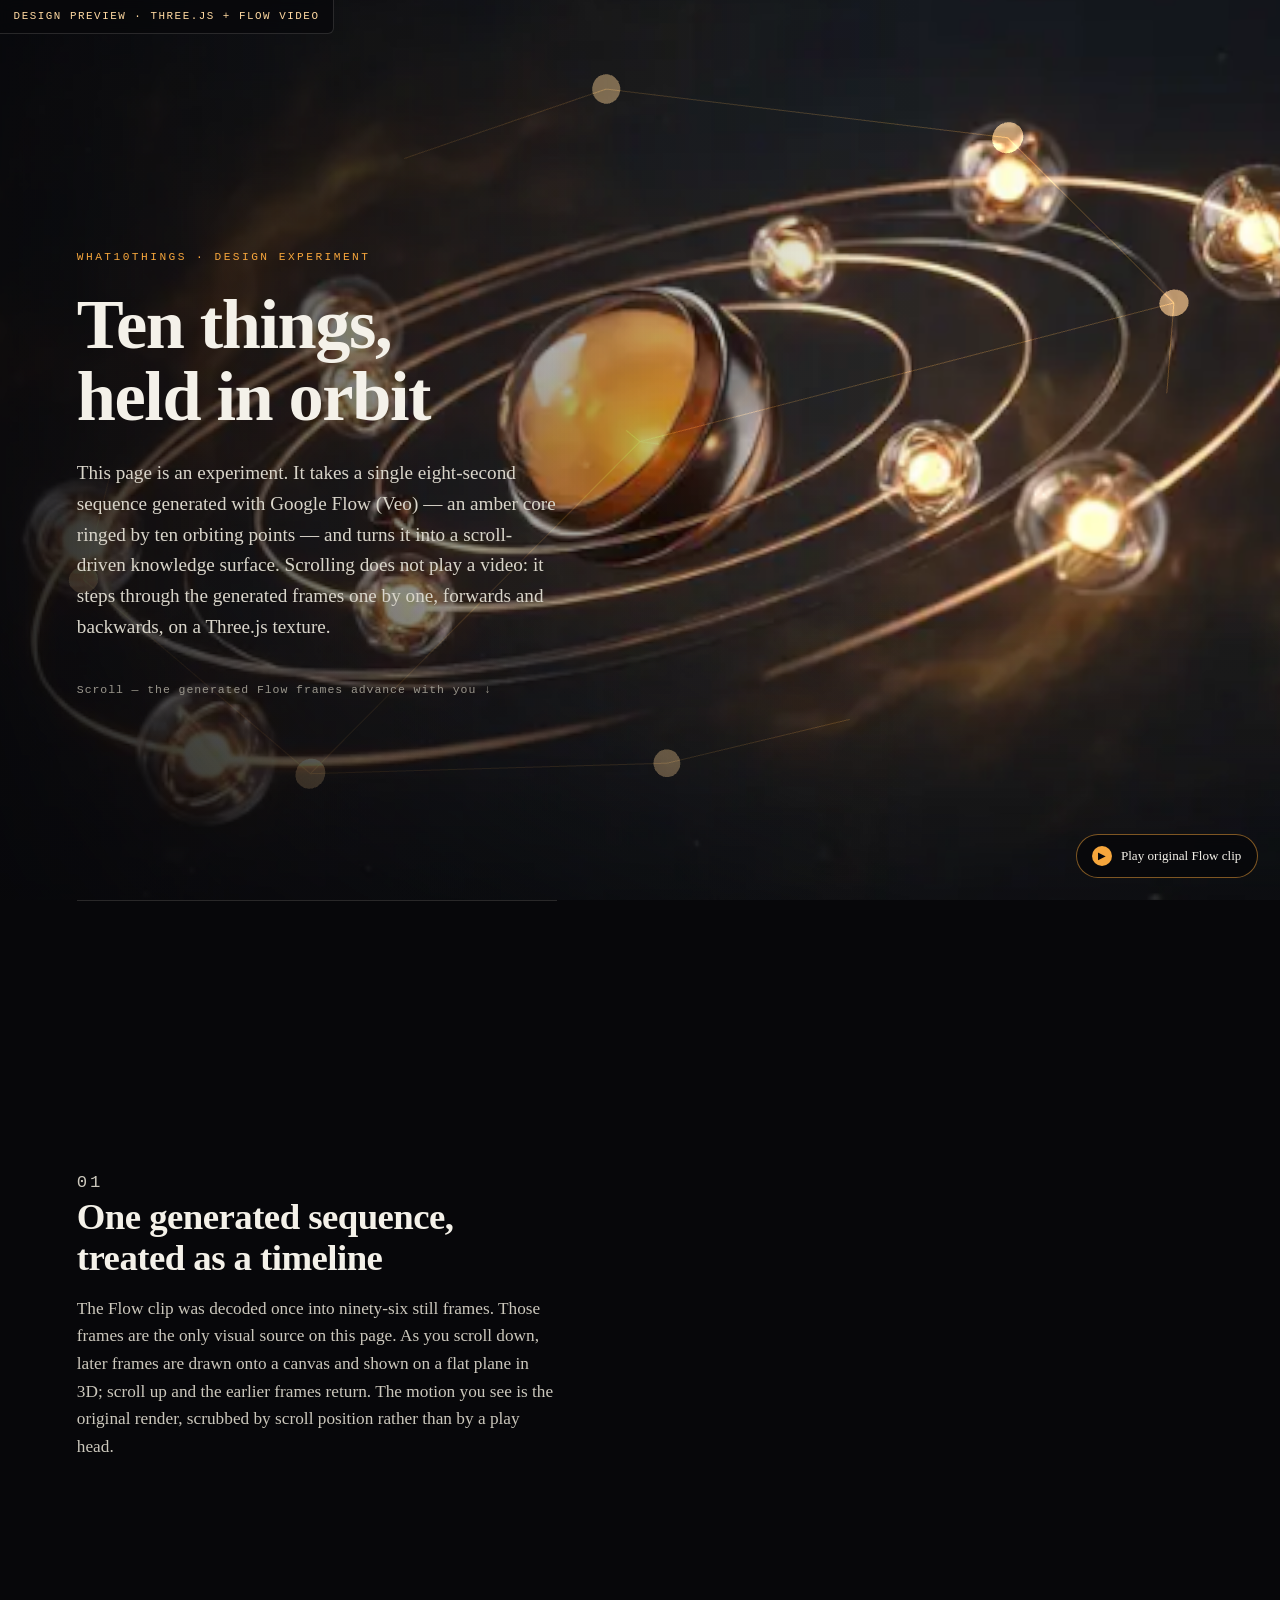
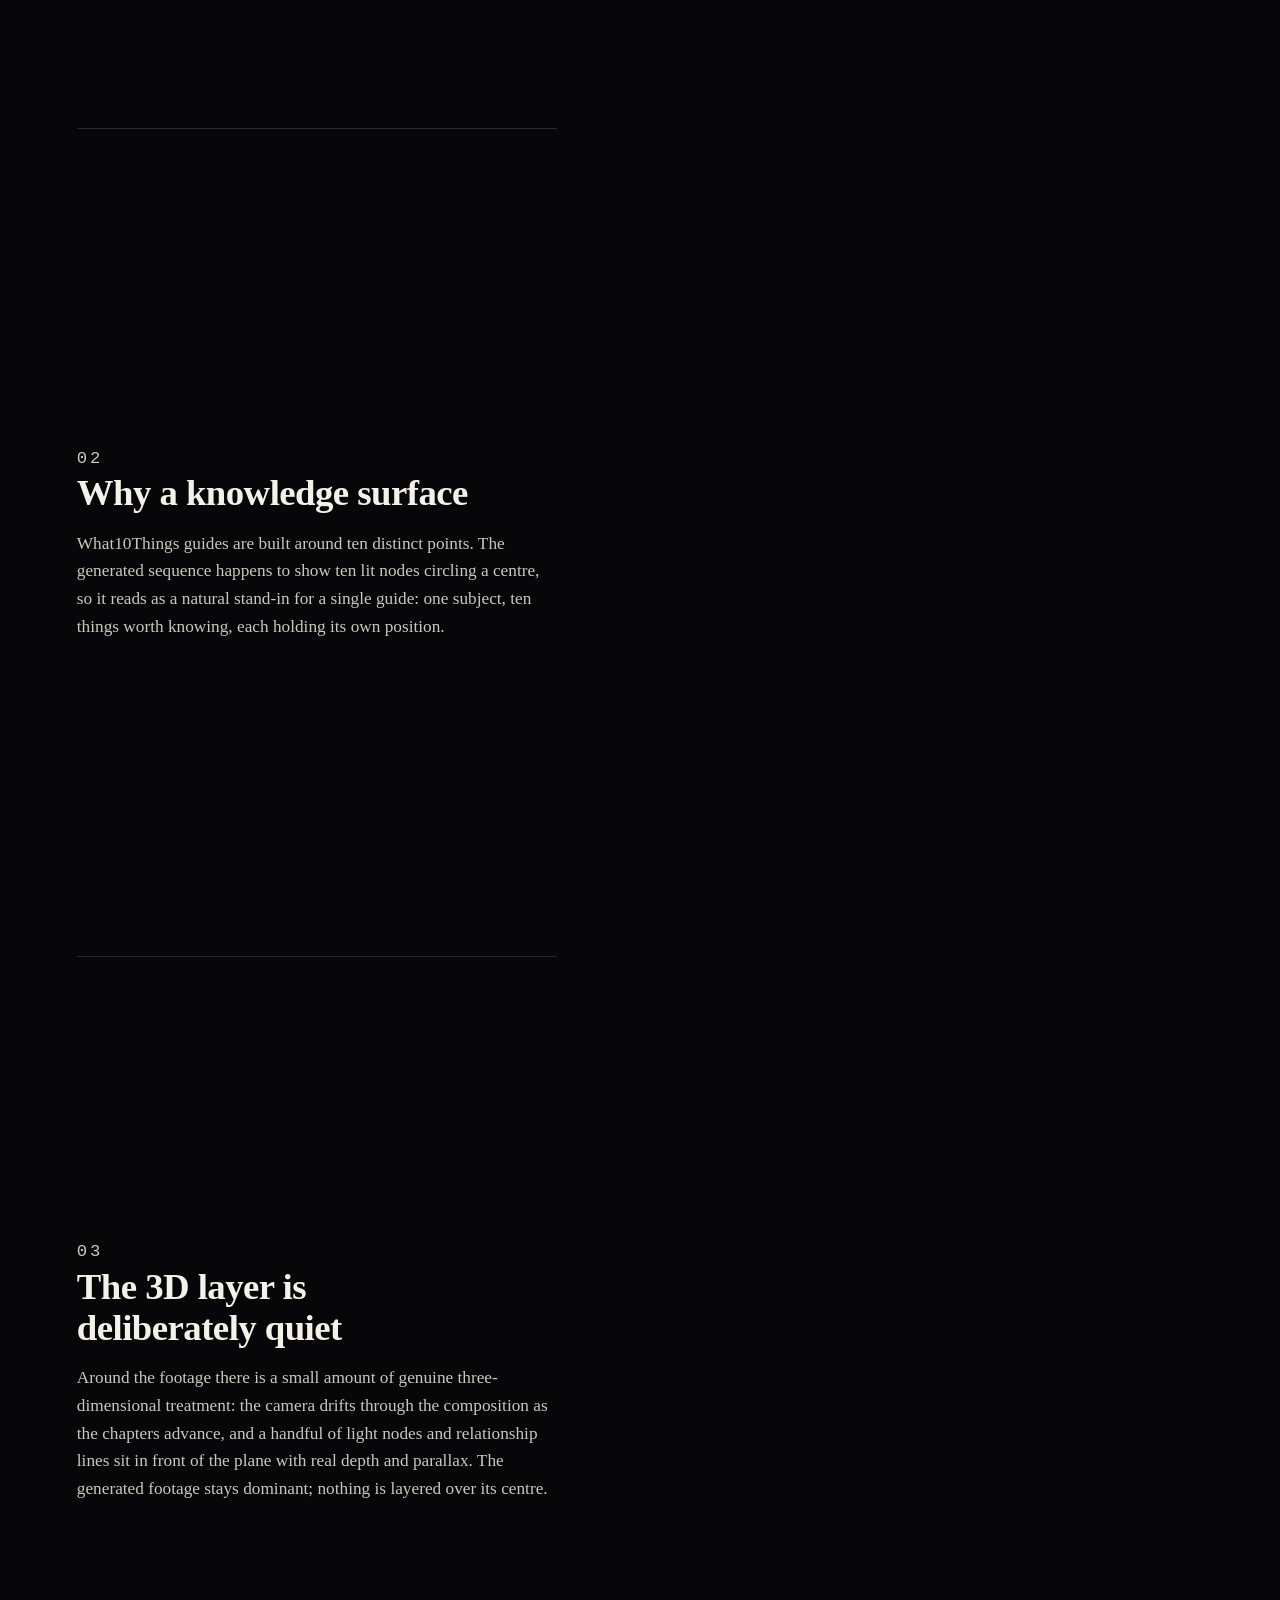
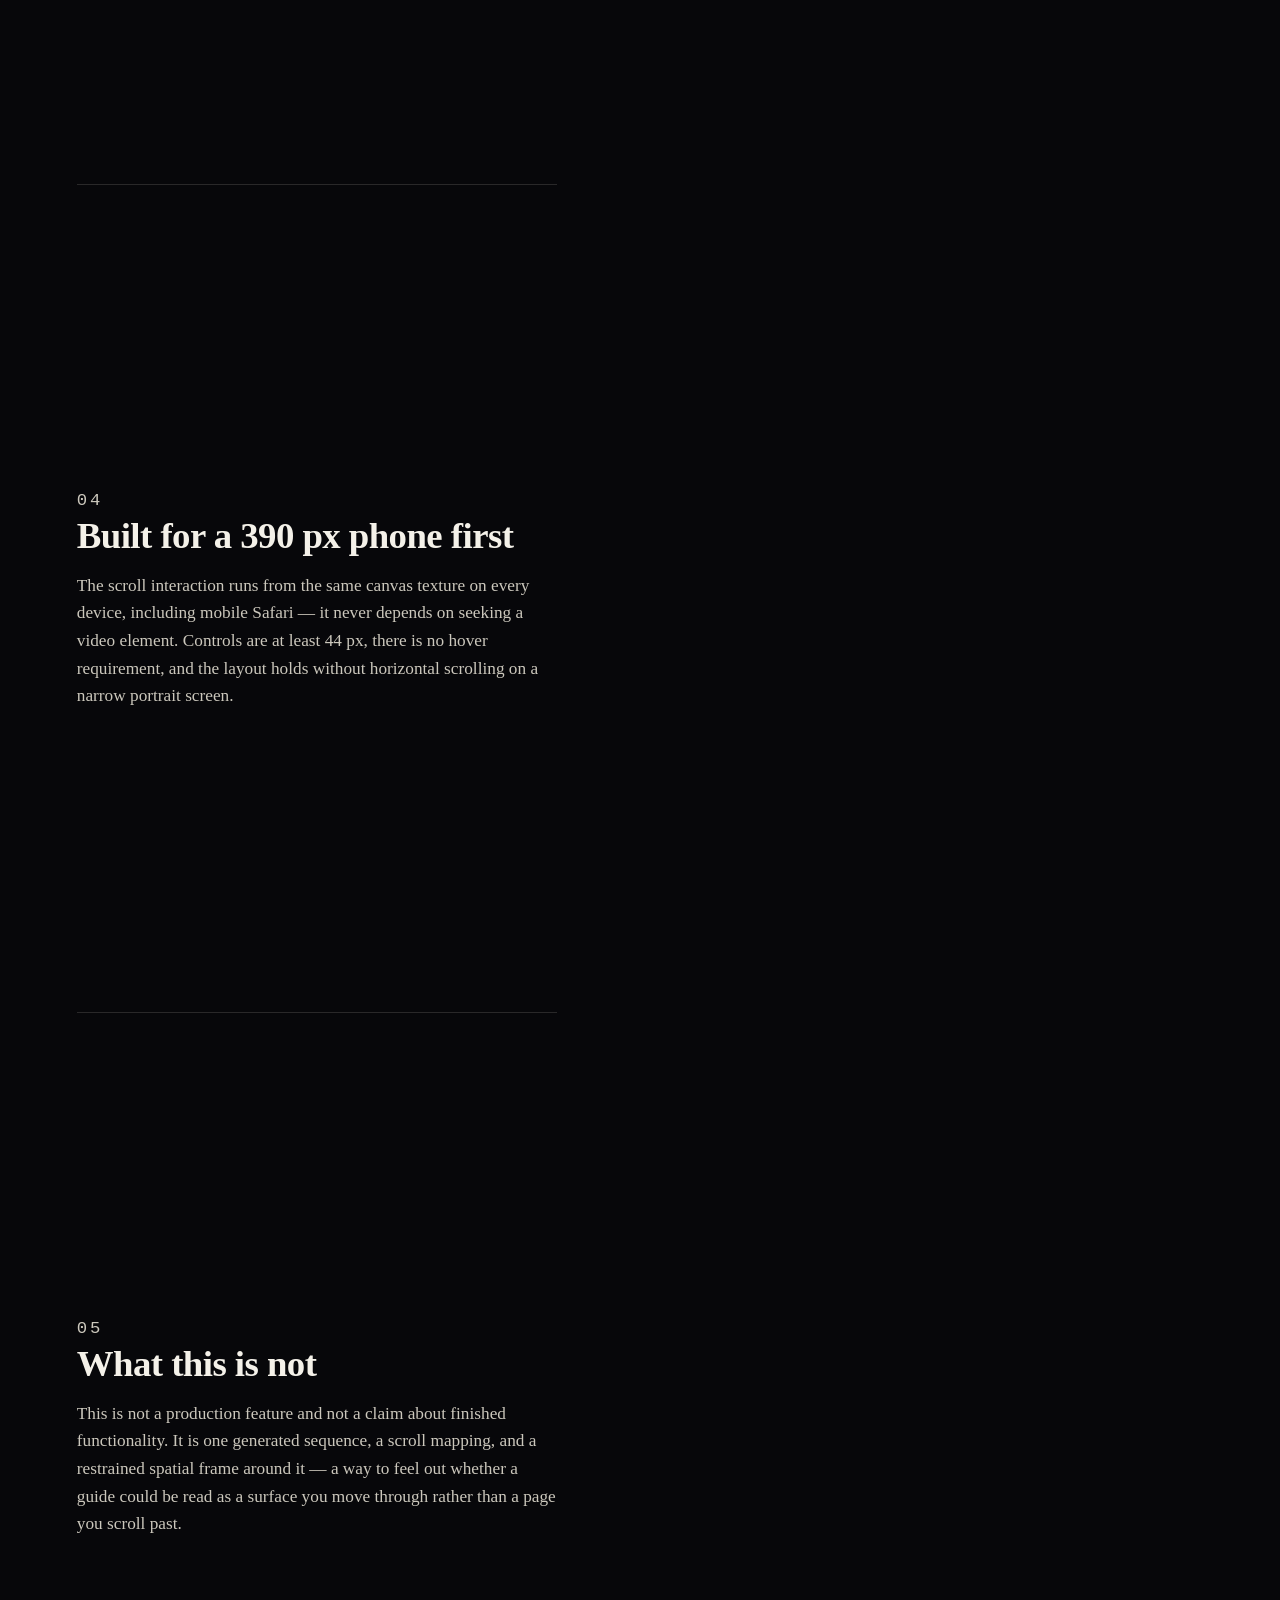
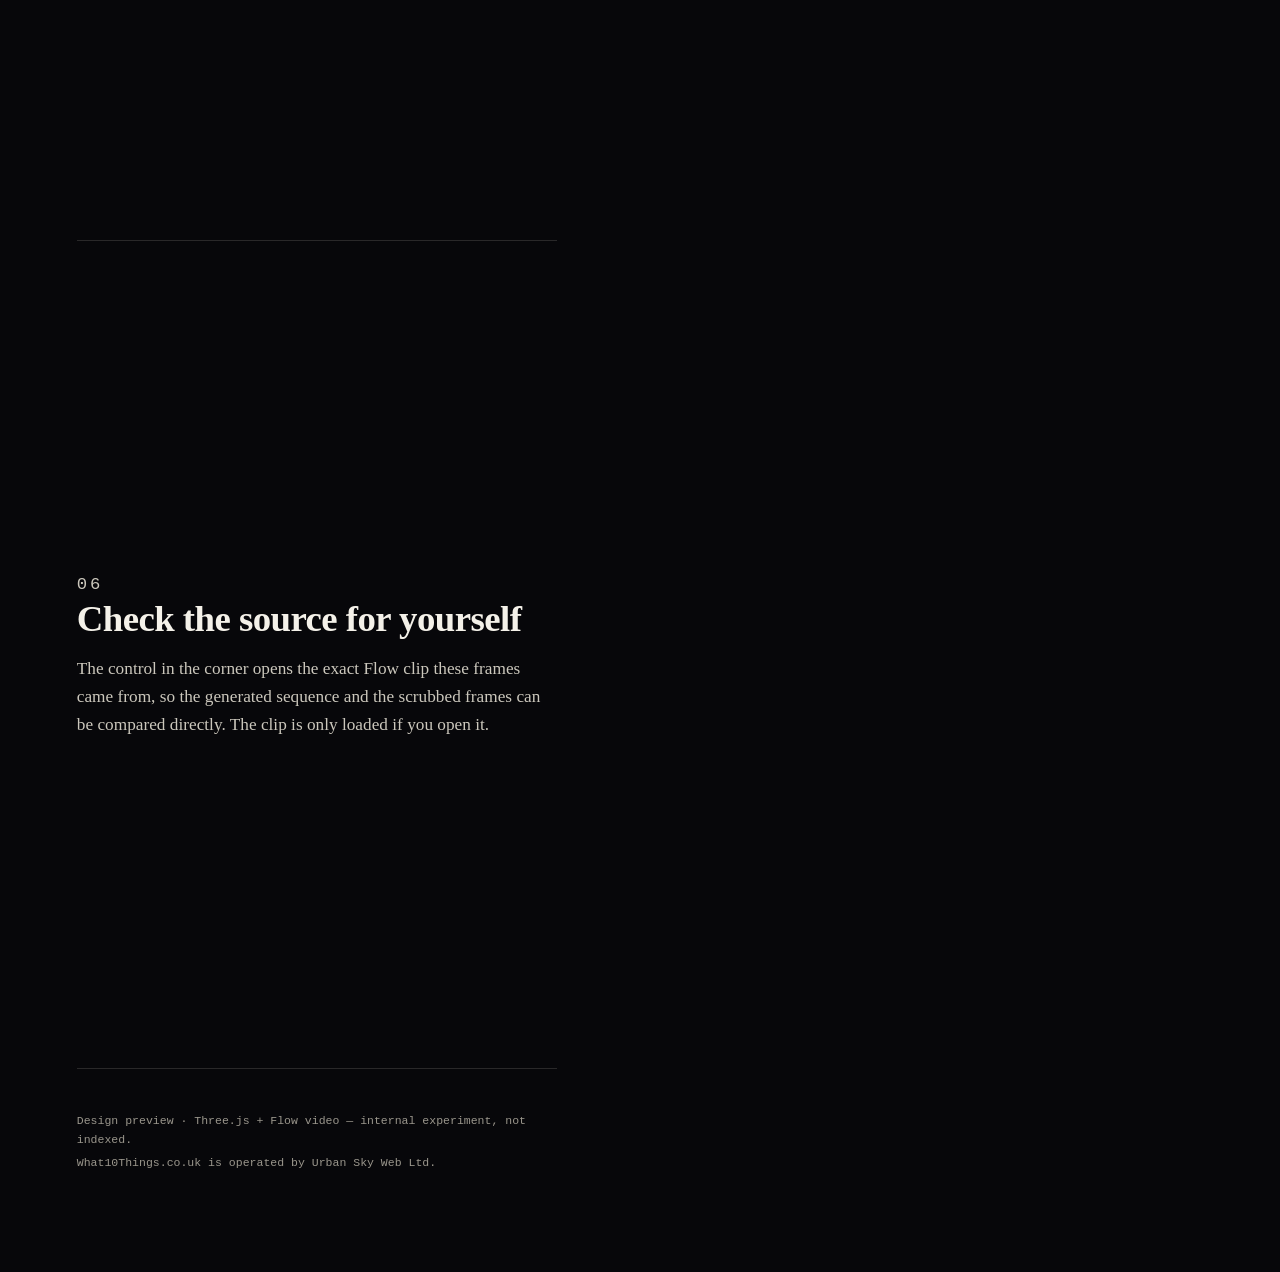
<file: preview/threejs/index.html>
<!doctype html>
<html lang="en-GB">
<head>
  <meta charset="utf-8">
  <meta name="viewport" content="width=device-width,initial-scale=1,viewport-fit=cover">
  <meta name="robots" content="noindex,nofollow,noarchive">
  <meta name="googlebot" content="noindex,nofollow,noarchive">
  <meta name="referrer" content="strict-origin-when-cross-origin">
  <meta name="theme-color" content="#07070a">
  <meta name="color-scheme" content="dark">
  <title>What10Things — Three.js + Flow video design preview</title>
  <meta name="description" content="Internal design experiment: one Google Flow generated sequence used as a scroll-driven knowledge surface with a light Three.js spatial layer. Not a live production feature.">
  <link rel="stylesheet" href="./style.css">
  <link rel="preload" as="image" href="./media/frames/frame-001.webp">
</head>
<body>
<!-- W10_THREEJS_FLOW_VIDEO_PREVIEW -->
<a class="skip-link" href="#reading">Skip to the written brief</a>

<p class="preview-flag" role="note">Design preview · Three.js + Flow video</p>

<div id="three-stage" aria-hidden="true">
  <canvas id="three-canvas"></canvas>
  <div id="stage-static" class="stage-static" hidden>
    <img id="stage-static-img" src="./media/frames/frame-001.webp" alt="" decoding="async">
  </div>
  <div class="stage-vignette"></div>
  <noscript>
    <img class="stage-static-img" src="./media/frames/frame-001.webp" alt="First frame of the generated Flow constellation sequence">
  </noscript>
</div>

<main id="reading">
  <header class="lede-block">
    <p class="kicker">What10Things · Design experiment</p>
    <h1>Ten things,<br>held in orbit</h1>
    <p class="lede">
      This page is an experiment. It takes a single eight-second sequence generated with
      Google Flow (Veo) — an amber core ringed by ten orbiting points — and turns it into a
      scroll-driven knowledge surface. Scrolling does not play a video: it steps through the
      generated frames one by one, forwards and backwards, on a Three.js texture.
    </p>
    <p class="scroll-hint" aria-hidden="true">Scroll — the generated Flow frames advance with you ↓</p>
  </header>

  <section class="chapter" data-chapter="1">
    <p class="chapter-index">01</p>
    <h2>One generated sequence, treated as a timeline</h2>
    <p>
      The Flow clip was decoded once into ninety-six still frames. Those frames are the only
      visual source on this page. As you scroll down, later frames are drawn onto a canvas and
      shown on a flat plane in 3D; scroll up and the earlier frames return. The motion you see
      is the original render, scrubbed by scroll position rather than by a play head.
    </p>
  </section>

  <section class="chapter" data-chapter="2">
    <p class="chapter-index">02</p>
    <h2>Why a knowledge surface</h2>
    <p>
      What10Things guides are built around ten distinct points. The generated sequence happens
      to show ten lit nodes circling a centre, so it reads as a natural stand-in for a single
      guide: one subject, ten things worth knowing, each holding its own position.
    </p>
  </section>

  <section class="chapter" data-chapter="3">
    <p class="chapter-index">03</p>
    <h2>The 3D layer is deliberately quiet</h2>
    <p>
      Around the footage there is a small amount of genuine three-dimensional treatment:
      the camera drifts through the composition as the chapters advance, and a handful of
      light nodes and relationship lines sit in front of the plane with real depth and
      parallax. The generated footage stays dominant; nothing is layered over its centre.
    </p>
  </section>

  <section class="chapter" data-chapter="4">
    <p class="chapter-index">04</p>
    <h2>Built for a 390&nbsp;px phone first</h2>
    <p>
      The scroll interaction runs from the same canvas texture on every device, including
      mobile Safari — it never depends on seeking a video element. Controls are at least
      44&nbsp;px, there is no hover requirement, and the layout holds without horizontal
      scrolling on a narrow portrait screen.
    </p>
  </section>

  <section class="chapter" data-chapter="5">
    <p class="chapter-index">05</p>
    <h2>What this is not</h2>
    <p>
      This is not a production feature and not a claim about finished functionality. It is one
      generated sequence, a scroll mapping, and a restrained spatial frame around it — a way to
      feel out whether a guide could be read as a surface you move through rather than a page
      you scroll past.
    </p>
  </section>

  <section class="chapter" data-chapter="6">
    <p class="chapter-index">06</p>
    <h2>Check the source for yourself</h2>
    <p>
      The control in the corner opens the exact Flow clip these frames came from, so the
      generated sequence and the scrubbed frames can be compared directly. The clip is only
      loaded if you open it.
    </p>
  </section>

  <footer class="reading-foot">
    <p>Design preview · Three.js + Flow video — internal experiment, not indexed.</p>
    <p>What10Things.co.uk is operated by Urban Sky Web Ltd.</p>
  </footer>
</main>

<button type="button" id="play-original" class="play-original">
  <span class="play-original__icon" aria-hidden="true">▶</span>
  <span class="play-original__label">Play original Flow clip</span>
</button>

<div id="flow-modal" class="flow-modal" hidden>
  <div class="flow-modal__backdrop" data-close="1"></div>
  <div class="flow-modal__panel" role="dialog" aria-modal="true" aria-label="Original Google Flow clip">
    <button type="button" class="flow-modal__close" data-close="1">Close</button>
    <video id="flow-video" class="flow-modal__video" controls playsinline preload="none" poster="./media/source-poster.jpg"></video>
    <p class="flow-modal__note">
      Exact Google Flow / Veo clip — <code>media/source-flow-video.mp4</code>. This file is the
      frame source for the scroll surface and is used nowhere else on the page.
    </p>
  </div>
</div>

<script src="./app.js" defer></script>
</body>
</html>
</file>
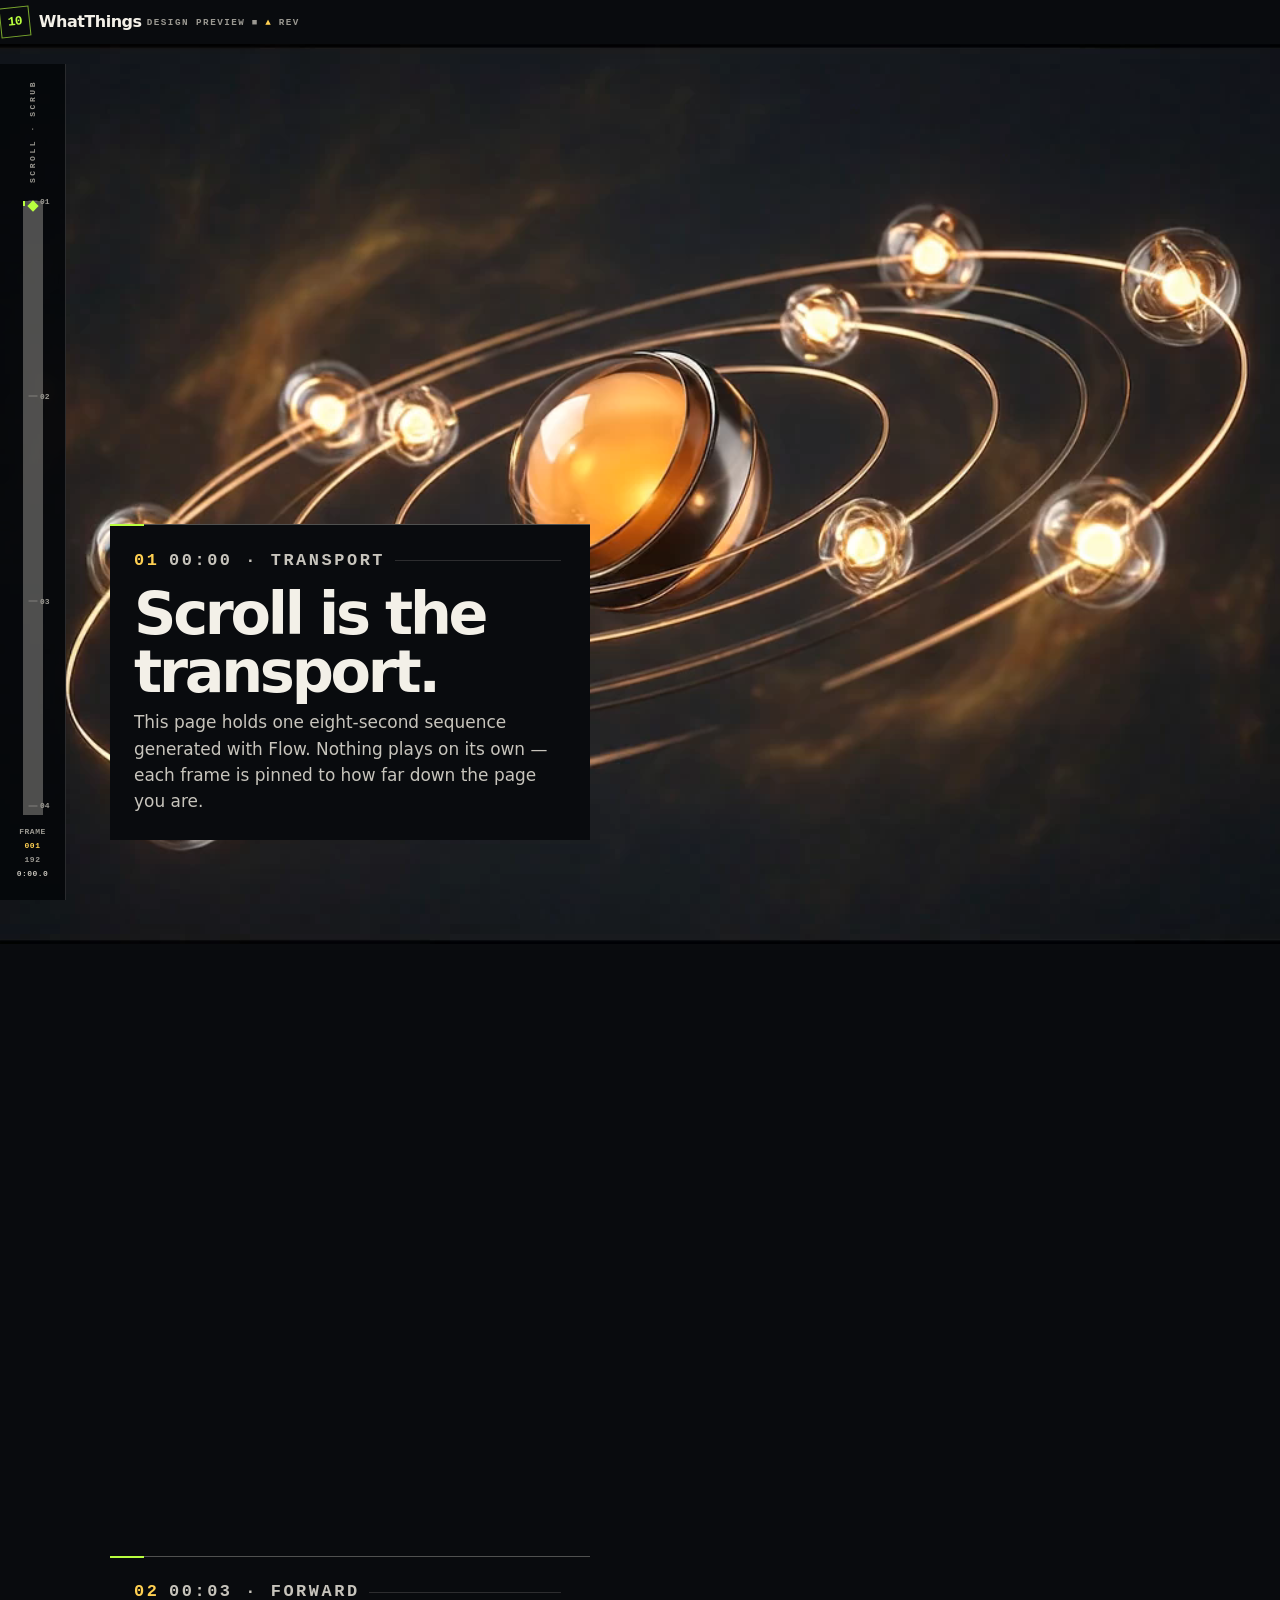
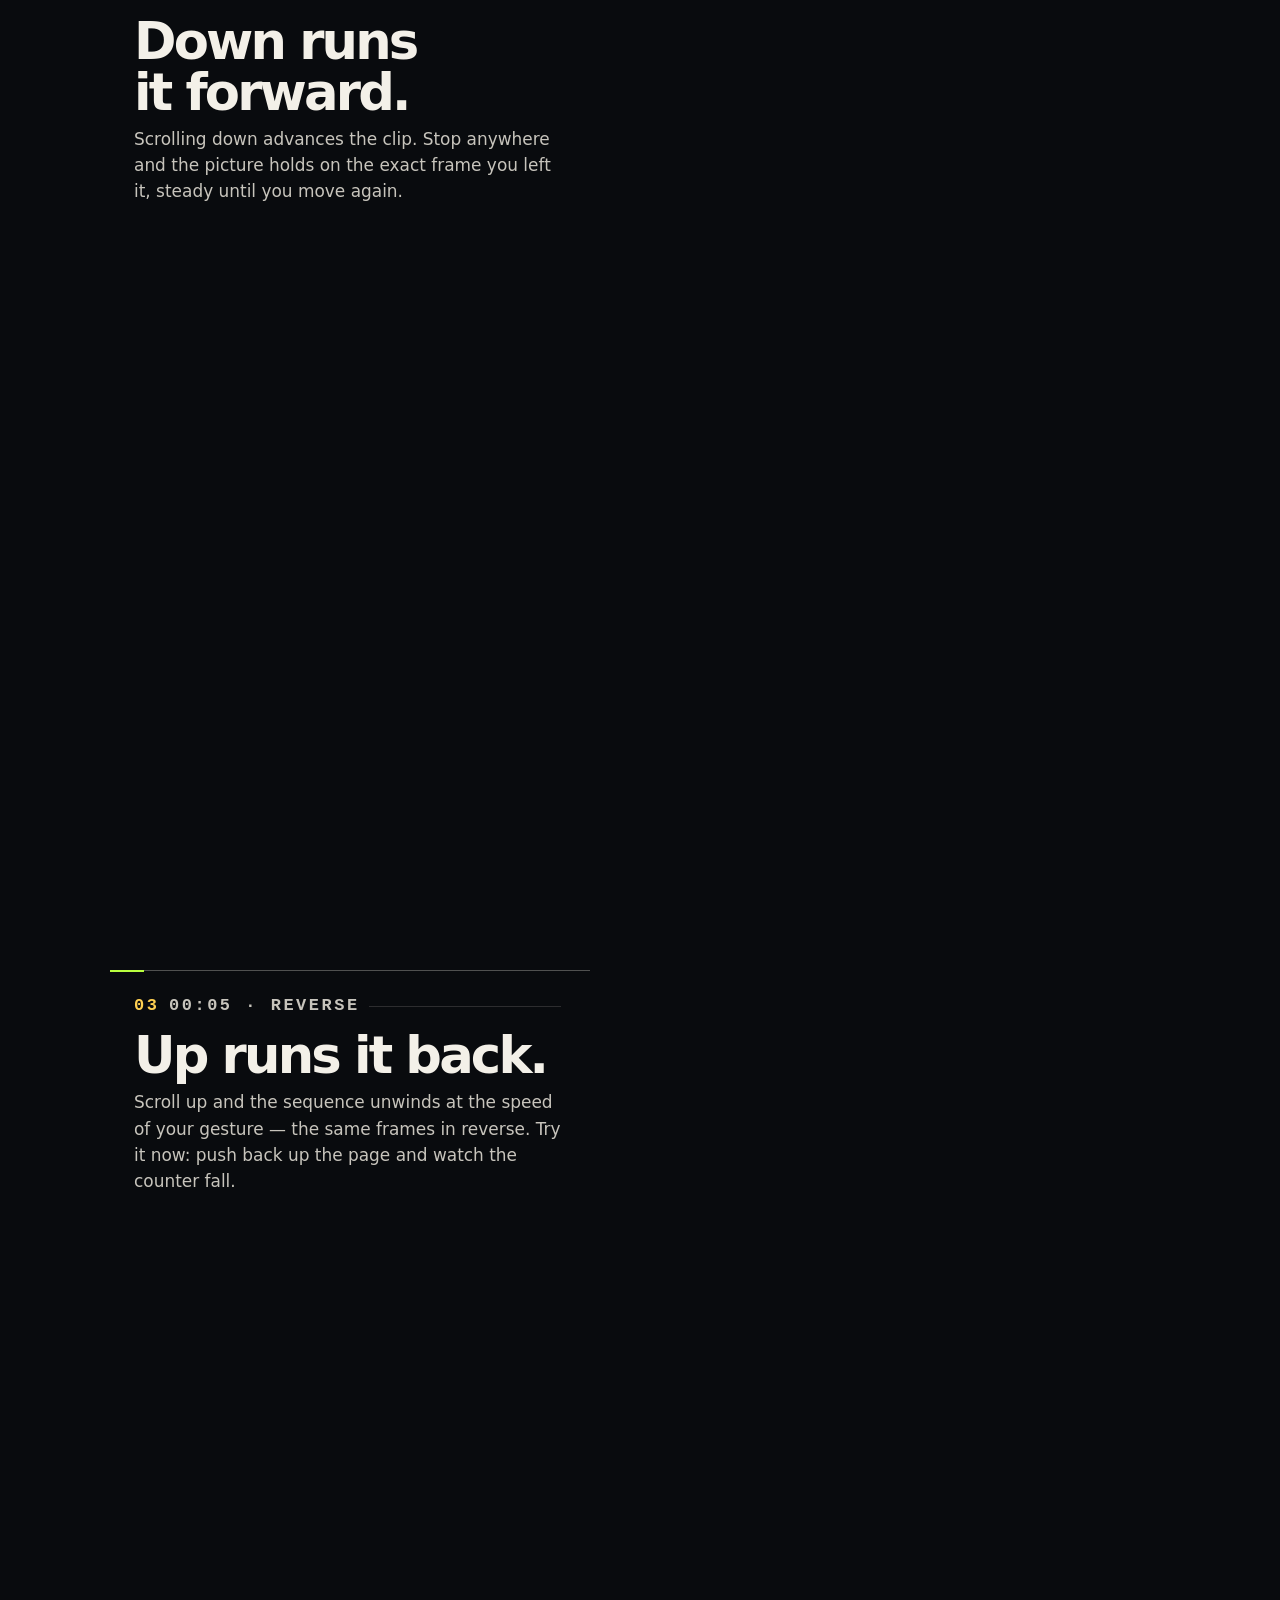
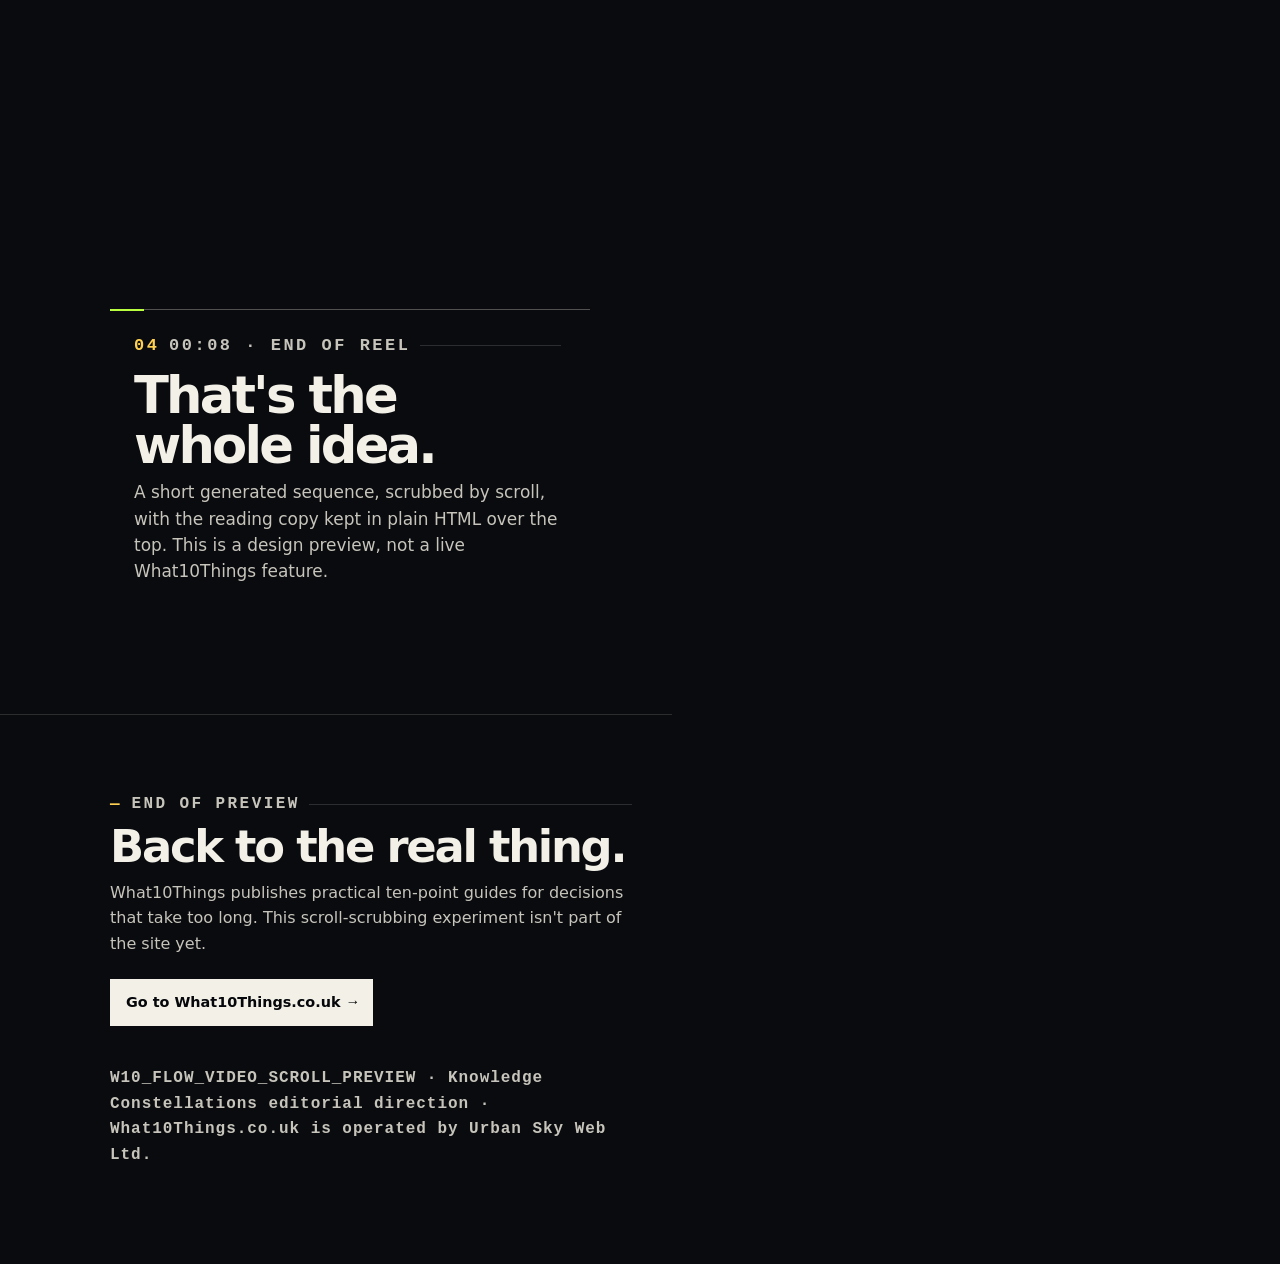
<file: preview/video/index.html>
<!doctype html>
<html lang="en" class="no-js">
<head>
  <meta charset="utf-8">
  <meta name="viewport" content="width=device-width,initial-scale=1,viewport-fit=cover">
  <meta name="robots" content="noindex,nofollow,noarchive">
  <title>What10Things — Scroll Video Design Preview</title>
  <meta name="description" content="A private What10Things design preview for scroll-scrubbed motion.">
  <link rel="stylesheet" href="./style.css">
</head>
<body>
<header class="site-head">
  <a class="brand" href="https://what10things.co.uk/" aria-label="What10Things home">
    <span class="brand-mark" aria-hidden="true">10</span>
    <span>WhatThings</span>
  </a>
  <p class="transport" id="transport" data-dir="hold">
    <span>DESIGN PREVIEW</span><span class="transport-sep">■</span>
    <span class="transport-glyph" id="transportGlyph">■</span><span id="transportWord">HOLD</span>
  </p>
</header>

<main>
  <section class="scroll-track" id="track" aria-label="Video sequence scrubbed by scroll">
    <div class="stage" id="stage" aria-hidden="true">
      <img class="stage-poster" src="./media/knowledge-constellation-poster.jpg" alt="" decoding="async">
      <video class="stage-video" id="video" muted playsinline webkit-playsinline preload="none"
             poster="./media/knowledge-constellation-poster.jpg"
             disablepictureinpicture tabindex="-1">
        <source data-src="./media/knowledge-constellation-scroll.webm" type="video/webm">
        <source data-src="./media/knowledge-constellation.mp4" type="video/mp4">
      </video>
      <p class="stage-loader" id="loader">
        <span class="stage-loader-bar"></span>
        <span class="stage-loader-text">Loading sequence…</span>
      </p>
    </div>

    <div class="beats" id="read">
      <section class="beat">
        <div class="beat-panel">
          <p class="eyebrow"><span class="eyebrow-num">01</span><span>00:00 · Transport</span></p>
          <h1>Scroll is the transport.</h1>
          <p>This page holds one eight-second sequence generated with Flow. Nothing plays on its own — each frame is pinned to how far down the page you are.</p>
        </div>
      </section>

      <section class="beat">
        <div class="beat-panel">
          <p class="eyebrow"><span class="eyebrow-num">02</span><span>00:03 · Forward</span></p>
          <h2>Down runs it forward.</h2>
          <p>Scrolling down advances the clip. Stop anywhere and the picture holds on the exact frame you left it, steady until you move again.</p>
        </div>
      </section>

      <section class="beat">
        <div class="beat-panel">
          <p class="eyebrow"><span class="eyebrow-num">03</span><span>00:05 · Reverse</span></p>
          <h2>Up runs it back.</h2>
          <p>Scroll up and the sequence unwinds at the speed of your gesture — the same frames in reverse. Try it now: push back up the page and watch the counter fall.</p>
        </div>
      </section>

      <section class="beat">
        <div class="beat-panel">
          <p class="eyebrow"><span class="eyebrow-num">04</span><span>00:08 · End of reel</span></p>
          <h2>That's the whole idea.</h2>
          <p>A short generated sequence, scrubbed by scroll, with the reading copy kept in plain HTML over the top. This is a design preview, not a live What10Things feature.</p>
        </div>
      </section>
    </div>
  </section>

  <section class="outro" id="outro">
    <p class="eyebrow"><span class="eyebrow-num">—</span> End of preview</p>
    <h2>Back to the real thing.</h2>
    <p>What10Things publishes practical ten-point guides for decisions that take too long. This scroll-scrubbing experiment isn't part of the site yet.</p>
    <a class="cta" href="https://what10things.co.uk/">Go to What10Things.co.uk <span aria-hidden="true">→</span></a>
    <p class="colophon">W10_FLOW_VIDEO_SCROLL_PREVIEW · Knowledge Constellations editorial direction · What10Things.co.uk is operated by Urban Sky Web Ltd.</p>
  </section>
</main>

<aside class="scrub-rail" id="rail" aria-hidden="true">
  <p class="rail-label">Scroll · scrub</p>
  <span class="rail-scale">
    <span class="rail-fill" id="railFill"></span>
    <span class="rail-ticks" id="railTicks"></span>
    <span class="rail-head" id="railHead"></span>
  </span>
  <p class="rail-readout">
    <span class="rail-k">FRAME</span>
    <b id="railFrame">000</b>
    <span class="rail-sep">/</span>
    <span id="railTotal">192</span>
    <span class="rail-tc" id="railTc">0:00.0</span>
  </p>
  <p class="rail-note" id="railNote" hidden>Reduced-motion or Save-Data is on, so the sequence is shown as a single still frame. The text still reads in order.</p>
</aside>

<noscript>
  <p class="noscript-note">This preview needs JavaScript to scrub the sequence by scroll. A still frame is shown instead; the text below still reads in order.</p>
</noscript>

<script src="./app.js?v=ios-sequence-20260831" defer></script>
</body>
</html>
</file>
<file: preview/threejs/style.css>
/* What10Things — Three.js + Flow video design preview
   Premium dark editorial. The generated amber Flow footage stays dominant;
   HTML text is a separate legible/SEO layer over a fixed full-viewport 3D stage. */

:root {
  --bg: #07070a;
  --ink: #f4f1e9;
  --muted: #9a968c;
  --amber: #f6a63c;
  --amber-soft: #ffd9a1;
  --line: rgba(244, 241, 233, 0.14);
  --maxw: 34rem;
}

* { box-sizing: border-box; }

html, body {
  margin: 0;
  padding: 0;
  width: 100%;
  max-width: 100%;
  overflow-x: hidden;
  background: var(--bg);
}

html { scroll-behavior: smooth; }

body {
  color: var(--ink);
  font-family: "Iowan Old Style", "Palatino Linotype", Palatino, Georgia, "Times New Roman", serif;
  font-size: 17px;
  line-height: 1.6;
  -webkit-font-smoothing: antialiased;
  text-rendering: optimizeLegibility;
}

body.modal-open { overflow: hidden; }

img, video, canvas { max-width: 100%; }

.skip-link {
  position: fixed;
  left: 1rem;
  top: -4rem;
  z-index: 60;
  padding: 0.75rem 1rem;
  background: var(--ink);
  color: var(--bg);
  text-decoration: none;
  border-radius: 2px;
  transition: top 0.15s ease;
}
.skip-link:focus { top: 1rem; }

/* ---------- Visible preview label ---------- */
.preview-flag {
  position: fixed;
  left: 0;
  top: 0;
  z-index: 40;
  margin: 0;
  padding: 0.5rem 0.85rem;
  font-family: ui-monospace, "SFMono-Regular", Menlo, Consolas, monospace;
  font-size: 0.66rem;
  letter-spacing: 0.14em;
  text-transform: uppercase;
  color: var(--amber-soft);
  background: rgba(7, 7, 10, 0.72);
  border-right: 1px solid var(--line);
  border-bottom: 1px solid var(--line);
  backdrop-filter: blur(8px);
  -webkit-backdrop-filter: blur(8px);
  border-bottom-right-radius: 6px;
}

/* ---------- Fixed full-viewport 3D stage ---------- */
#three-stage {
  position: fixed;
  inset: 0;
  z-index: 0;
  background: radial-gradient(120% 90% at 62% 42%, #14100c 0%, #0a0a0d 48%, #07070a 100%);
  overflow: hidden;
}

#three-canvas {
  position: absolute;
  inset: 0;
  width: 100%;
  height: 100%;
  display: block;
}

.stage-static,
.stage-static-img {
  position: absolute;
  inset: 0;
  width: 100%;
  height: 100%;
}
.stage-static img,
.stage-static-img {
  object-fit: cover;
  object-position: 55% 45%;
  opacity: 0.92;
}

/* Editorial vignette so the text side stays readable over the footage */
.stage-vignette {
  position: absolute;
  inset: 0;
  pointer-events: none;
  background:
    linear-gradient(90deg, rgba(7, 7, 10, 0.9) 0%, rgba(7, 7, 10, 0.55) 44%, rgba(7, 7, 10, 0.05) 82%),
    linear-gradient(0deg, rgba(7, 7, 10, 0.82) 0%, rgba(7, 7, 10, 0.1) 40%);
}

/* ---------- Reading layer ---------- */
#reading {
  position: relative;
  z-index: 2;
  max-width: 100%;
  padding: 0 1.4rem 6rem;
}

.lede-block {
  min-height: 100svh;
  min-height: 100dvh;
  display: flex;
  flex-direction: column;
  justify-content: center;
  padding: 6rem 0 3rem;
  max-width: var(--maxw);
}

.kicker {
  margin: 0 0 1.4rem;
  font-family: ui-monospace, "SFMono-Regular", Menlo, Consolas, monospace;
  font-size: 0.7rem;
  letter-spacing: 0.22em;
  text-transform: uppercase;
  color: var(--amber);
}

h1 {
  margin: 0;
  font-weight: 600;
  font-size: clamp(2.6rem, 11vw, 4.4rem);
  line-height: 1.02;
  letter-spacing: -0.02em;
}

.lede {
  margin: 1.6rem 0 0;
  color: #d9d5ca;
  font-size: clamp(1.02rem, 3.4vw, 1.2rem);
}

.scroll-hint {
  margin: 2.4rem 0 0;
  font-family: ui-monospace, "SFMono-Regular", Menlo, Consolas, monospace;
  font-size: 0.72rem;
  letter-spacing: 0.08em;
  color: var(--muted);
}

.chapter {
  min-height: 92svh;
  min-height: 92dvh;
  display: flex;
  flex-direction: column;
  justify-content: center;
  padding: 3.5rem 0;
  max-width: var(--maxw);
  border-top: 1px solid var(--line);
}

.chapter-index {
  margin: 0 0 0.9rem;
  font-family: ui-monospace, "SFMono-Regular", Menlo, Consolas, monospace;
  font-size: 0.72rem;
  letter-spacing: 0.16em;
  color: var(--amber);
}

.chapter h2 {
  margin: 0 0 1rem;
  font-weight: 600;
  font-size: clamp(1.6rem, 6.4vw, 2.3rem);
  line-height: 1.12;
  letter-spacing: -0.015em;
  text-wrap: balance;
}

.chapter p {
  margin: 0;
  color: #cbc7bc;
  font-size: clamp(1rem, 3.2vw, 1.08rem);
}

.reading-foot {
  max-width: var(--maxw);
  padding-top: 2.4rem;
  border-top: 1px solid var(--line);
  color: var(--muted);
  font-family: ui-monospace, "SFMono-Regular", Menlo, Consolas, monospace;
  font-size: 0.72rem;
  line-height: 1.7;
}
.reading-foot p { margin: 0.2rem 0; }

/* ---------- Play original Flow clip ---------- */
.play-original {
  position: fixed;
  right: 0.9rem;
  bottom: 0.9rem;
  z-index: 45;
  display: inline-flex;
  align-items: center;
  gap: 0.55rem;
  min-height: 44px;
  padding: 0.6rem 0.95rem;
  font: inherit;
  font-size: 0.82rem;
  color: var(--ink);
  background: rgba(7, 7, 10, 0.78);
  border: 1px solid rgba(246, 166, 60, 0.5);
  border-radius: 999px;
  backdrop-filter: blur(8px);
  -webkit-backdrop-filter: blur(8px);
  cursor: pointer;
}
.play-original:focus-visible { outline: 2px solid var(--amber); outline-offset: 3px; }
.play-original__icon {
  display: inline-grid;
  place-items: center;
  width: 20px;
  height: 20px;
  font-size: 0.6rem;
  color: #07070a;
  background: var(--amber);
  border-radius: 50%;
}

/* ---------- Original clip modal ---------- */
.flow-modal {
  position: fixed;
  inset: 0;
  z-index: 70;
  display: flex;
  align-items: center;
  justify-content: center;
  padding: 1.2rem;
}
.flow-modal[hidden] { display: none; }
.flow-modal__backdrop {
  position: absolute;
  inset: 0;
  background: rgba(4, 4, 6, 0.86);
  backdrop-filter: blur(4px);
  -webkit-backdrop-filter: blur(4px);
}
.flow-modal__panel {
  position: relative;
  width: min(46rem, 100%);
  max-height: 100%;
  overflow: auto;
  padding: 1rem;
  background: #0c0c10;
  border: 1px solid var(--line);
  border-radius: 10px;
}
.flow-modal__close {
  display: inline-flex;
  align-items: center;
  justify-content: center;
  min-height: 44px;
  min-width: 44px;
  margin: 0 0 0.75rem auto;
  padding: 0 1rem;
  font: inherit;
  font-size: 0.85rem;
  color: var(--ink);
  background: transparent;
  border: 1px solid var(--line);
  border-radius: 6px;
  cursor: pointer;
}
.flow-modal__close:focus-visible { outline: 2px solid var(--amber); outline-offset: 3px; }
.flow-modal__video {
  display: block;
  width: 100%;
  aspect-ratio: 16 / 9;
  background: #000;
  border-radius: 6px;
}
.flow-modal__note {
  margin: 0.8rem 0 0;
  color: var(--muted);
  font-family: ui-monospace, "SFMono-Regular", Menlo, Consolas, monospace;
  font-size: 0.72rem;
  line-height: 1.6;
}
.flow-modal__note code { color: var(--amber-soft); }

:focus-visible { outline: 2px solid var(--amber); outline-offset: 4px; }

/* ---------- Desktop ---------- */
@media (min-width: 48rem) {
  :root { --maxw: 30rem; }
  #reading { padding-left: 6vw; }
  .stage-vignette {
    background:
      linear-gradient(90deg, rgba(7, 7, 10, 0.86) 0%, rgba(7, 7, 10, 0.4) 38%, rgba(7, 7, 10, 0) 72%),
      linear-gradient(0deg, rgba(7, 7, 10, 0.5) 0%, rgba(7, 7, 10, 0) 34%);
  }
  .preview-flag { font-size: 0.68rem; }
  .play-original { right: 1.4rem; bottom: 1.4rem; }
}

/* ---------- Reduced motion / Save-Data: static, calm ---------- */
@media (prefers-reduced-motion: reduce) {
  html { scroll-behavior: auto; }
  #three-canvas { display: none; }
  .stage-static { display: block; }
}
</file>
<file: preview/video/style.css>
/* W10_FLOW_VIDEO_SCROLL_PREVIEW — Knowledge Constellations editorial direction
   Dark charcoal ground, paper-white type, restrained lime + amber, diagrammatic instrument. */

:root{
  --bg:#090b0e;
  --bg-2:#05070a;
  --ink:#f3f0e8;
  --dim:#c7c4bc;
  --muted:#9b9992;
  --line:rgba(243,240,232,.15);
  --line-2:rgba(243,240,232,.30);
  --accent:#b9ff3f;   /* interactive: progress, playhead, links */
  --amber:#ffd052;    /* telecine readout: frame + timecode numerals */
  --head-h:56px;
  --rail-h:52px;
  --mono:ui-monospace,SFMono-Regular,Menlo,Consolas,monospace;
  --p:0;              /* smoothed scroll progress 0..1, written by app.js */
}

*,*::before,*::after{box-sizing:border-box}
html{background:var(--bg);color:var(--ink);-webkit-text-size-adjust:100%;overflow-x:clip}
body{
  margin:0;
  font-family:Inter,system-ui,-apple-system,"Segoe UI",Roboto,sans-serif;
  line-height:1.6;
  overflow-x:clip;
  -webkit-font-smoothing:antialiased;
}
img,video{display:block;max-width:100%}
a{color:inherit}
h1,h2,p{margin:0}
:focus-visible{outline:2px solid var(--accent);outline-offset:3px}

/* ---- skip link ---------------------------------------------------------- */
.skip-link{
  position:fixed;top:-140px;left:12px;z-index:120;
  background:var(--ink);color:var(--bg-2);
  padding:.85rem 1rem;text-decoration:none;
  font:600 .8rem/1 var(--mono);
}
.skip-link:focus{top:12px}

/* ---- header ------------------------------------------------------------- */
.head{
  position:fixed;inset:0 0 auto;z-index:90;
  height:var(--head-h);
  display:flex;align-items:center;gap:.85rem;
  padding:0 14px;
  background:rgba(9,11,14,.93);
  border-bottom:1px solid var(--line);
}
.head>*{min-width:0}
.brand{
  display:inline-flex;align-items:center;gap:.55rem;
  min-height:44px;text-decoration:none;
  font-weight:680;font-size:.95rem;letter-spacing:-.03em;
}
.brand-mark{
  display:grid;place-items:center;width:30px;height:30px;
  border:1px solid rgba(185,255,63,.65);color:var(--accent);
  font:700 .8rem/1 var(--mono);transform:rotate(-6deg);
}
.brand-word span{font-weight:420;color:var(--muted)}
.head-tag{
  margin-left:auto;
  font:600 .58rem/1 var(--mono);letter-spacing:.16em;text-transform:uppercase;
  color:var(--muted);white-space:nowrap;
}
.transport{
  display:inline-flex;align-items:center;gap:.4rem;
  font:600 .58rem/1 var(--mono);letter-spacing:.16em;text-transform:uppercase;
  color:var(--muted);min-width:4.6em;
}
.transport-glyph{color:var(--muted)}
.transport[data-dir="fwd"] .transport-glyph{color:var(--accent)}
.transport[data-dir="rev"] .transport-glyph{color:var(--amber)}

/* ---- pinned stage ----------------------------------------------------- */
.scroll-track{position:relative}
.stage{
  position:-webkit-sticky;position:sticky;top:0;
  height:100vh;height:100svh;
  overflow:hidden;background:var(--bg-2);
}
.stage-poster,.stage-video{
  position:absolute;inset:0;width:100%;height:100%;
  object-fit:cover;object-position:50% 34%;
}
.stage-video{opacity:0;transition:opacity .45s ease}
.stage.is-ready .stage-video{opacity:1}

.stage-loader{
  position:absolute;left:14px;bottom:calc(var(--rail-h) + 18px);z-index:2;
  display:none;align-items:center;gap:.6rem;
  font:600 .62rem/1 var(--mono);letter-spacing:.14em;text-transform:uppercase;color:var(--ink);
}
.stage.is-loading .stage-loader{display:flex}
.stage-loader-bar{
  position:relative;width:46px;height:2px;overflow:hidden;background:var(--line-2);
}
.stage-loader-bar::after{
  content:"";position:absolute;top:0;left:0;height:2px;width:42%;
  background:var(--accent);animation:w10-load 1s linear infinite;
}
@keyframes w10-load{from{transform:translateX(-110%)}to{transform:translateX(320%)}}

/* ---- scrolling copy beats ------------------------------------------------ */
.beats{position:relative;margin-top:-100vh;margin-top:-100svh}
.beat{
  min-height:110vh;min-height:110svh;
  display:flex;align-items:flex-end;
  padding:0 14px calc(var(--rail-h) + 22px);
}
.beat:first-child{min-height:100vh;min-height:100svh}
.beat-panel{
  position:relative;width:100%;max-width:33rem;
  background:var(--bg);
  border-top:1px solid var(--line-2);
  padding:1.15rem 1.15rem 1.3rem;
}
.beat-panel::before{
  content:"";position:absolute;top:-1px;left:0;width:34px;height:2px;background:var(--accent);
}

.eyebrow{
  display:flex;align-items:center;gap:.6rem;
  font:600 .62rem/1.2 var(--mono);letter-spacing:.15em;text-transform:uppercase;
  color:var(--muted);
}
.eyebrow-num{color:var(--amber)}
.eyebrow::after{content:"";flex:1;height:1px;background:var(--line)}

h1,.beat h2{
  letter-spacing:-.055em;line-height:.98;font-weight:650;text-wrap:balance;
}
h1{font-size:clamp(2.4rem,8.5vw,3.4rem);margin:.7rem 0 .55rem}
.beat h2{font-size:clamp(2rem,7vw,3rem);margin:.7rem 0 .55rem}
.beat-panel p{
  color:var(--dim);
  font-size:clamp(.98rem,3.4vw,1.06rem);line-height:1.55;max-width:42ch;
}

/* ---- outro ------------------------------------------------------------- */
.outro{
  position:relative;z-index:1;
  border-top:1px solid var(--line);
  max-width:38rem;
  padding:3.5rem 14px calc(var(--rail-h) + 3rem);
}
.outro h2{
  font-size:clamp(2rem,7vw,2.8rem);letter-spacing:-.05em;line-height:1;font-weight:650;
  margin:.7rem 0 .6rem;text-wrap:balance;
}
.outro p{color:var(--dim);font-size:1rem}
.cta{
  margin-top:1.4rem;
  display:inline-flex;align-items:center;gap:.5rem;
  min-height:46px;padding:.75rem 1rem;
  background:var(--ink);color:var(--bg-2);text-decoration:none;
  font-weight:680;font-size:.9rem;
}
.cta:hover,.cta:focus-visible{background:var(--accent)}
.cta span{font-family:var(--mono)}
.colophon{
  margin-top:2.5rem;color:var(--muted);
  font:600 .6rem/1.6 var(--mono);letter-spacing:.06em;
}

/* ---- scrub rail (the instrument) -------------------------------------- */
.scrub-rail{
  position:fixed;left:0;right:0;bottom:0;z-index:80;
  min-height:var(--rail-h);
  display:flex;align-items:center;gap:.75rem;
  padding:.5rem 14px calc(.5rem + env(safe-area-inset-bottom));
  background:rgba(5,7,10,.94);
  border-top:1px solid var(--line);
}
.rail-label{display:none}
.rail-scale{position:relative;flex:1;min-width:20px;height:2px;background:var(--line-2)}
.rail-fill{
  position:absolute;left:0;top:0;height:2px;width:calc(var(--p) * 100%);
  background:var(--accent);
}
.rail-ticks{position:absolute;inset:0}
.rail-tick{
  position:absolute;top:50%;left:calc(var(--tp) * 100%);
  width:1px;height:9px;background:var(--line-2);
  transform:translate(-50%,-50%);
}
.rail-tick i{display:none}
.rail-head{
  position:absolute;top:50%;left:calc(var(--p) * 100%);
  width:8px;height:8px;background:var(--accent);
  transform:translate(-50%,-50%) rotate(45deg);
}
.rail-readout{
  flex:none;display:flex;align-items:baseline;gap:.34rem;white-space:nowrap;
  font:600 .58rem/1 var(--mono);letter-spacing:.1em;color:var(--muted);
}
.rail-readout b{color:var(--amber);font-weight:700;letter-spacing:.06em}
.rail-tc{color:var(--dim);margin-left:.25rem}
.rail-note{display:none}

/* ---- static fallback (reduced-motion / reduced-data / Save-Data / errors) */
body.is-static .stage{position:relative;height:70vh;height:70svh}
body.is-static .stage-video{display:none}
body.is-static .stage.is-loading .stage-loader{display:none}
body.is-static .beats{margin-top:0}
body.is-static .beat{min-height:auto;padding-top:2.75rem}
body.is-static .scrub-rail{
  position:static;
  flex-direction:column;align-items:flex-start;gap:.4rem;
  background:var(--bg);border-top:1px solid var(--line);
  padding:1.1rem 14px;
}
body.is-static .rail-label,
body.is-static .rail-scale,
body.is-static .rail-readout{display:none}
body.is-static .rail-note{
  display:block;max-width:40rem;
  font:600 .62rem/1.5 var(--mono);letter-spacing:.05em;color:var(--muted);
}
body.is-static .outro{padding-bottom:4rem}

/* ---- desktop: deliberately composed, not a scaled phone --------------- */
@media (min-width:900px){
  :root{--head-h:64px;--rail-w:66px}

  .head{height:var(--head-h);padding:0 26px;gap:1.2rem}
  .brand{font-size:1rem}

  .stage-poster,.stage-video{object-position:50% 42%}

  .scrub-rail{
    top:var(--head-h);bottom:0;left:0;right:auto;
    width:var(--rail-w);min-height:0;
    flex-direction:column;align-items:stretch;gap:0;
    padding:16px 0 20px;
    border-top:none;border-right:1px solid var(--line);
    background:rgba(5,7,10,.9);
  }
  .rail-label{
    display:block;margin:0 auto 12px;
    writing-mode:vertical-rl;transform:rotate(180deg);
    font:600 .5rem/1 var(--mono);letter-spacing:.32em;text-transform:uppercase;color:var(--muted);
  }
  .rail-scale{flex:1;width:2px;height:auto;margin:6px auto 12px}
  .rail-fill{top:0;left:0;width:2px;height:calc(var(--p) * 100%)}
  .rail-tick{
    top:calc(var(--tp) * 100%);left:50%;
    width:9px;height:1px;
  }
  .rail-tick i{
    display:block;position:absolute;left:12px;top:50%;transform:translateY(-50%);
    font:600 .5rem/1 var(--mono);font-style:normal;color:var(--muted);
  }
  .rail-head{top:calc(var(--p) * 100%);left:50%}
  .rail-readout{
    flex-direction:column;align-items:center;gap:.2rem;text-align:center;
    font-size:.5rem;letter-spacing:.06em;line-height:1.35;
  }
  .rail-sep{display:none}
  .rail-tc{margin:0}

  .beat{
    padding:0 40px calc(var(--head-h) + 40px) calc(var(--rail-w) + 44px);
  }
  .beat-panel{max-width:30rem;padding:1.4rem 1.5rem 1.6rem}
  h1{font-size:clamp(3rem,4.6vw,4.4rem)}
  .beat h2{font-size:clamp(2.6rem,4vw,3.8rem)}
  .beat-panel p{font-size:1.06rem}

  .outro{
    max-width:42rem;
    padding:5rem 40px 6rem calc(var(--rail-w) + 44px);
  }

  body.is-static .scrub-rail{
    position:static;width:auto;flex-direction:column;
    border-right:none;border-top:1px solid var(--line);
    padding:1.25rem 40px;
  }
}

/* ---- noscript notice -------------------------------------------------- */
.noscript-note{
  position:relative;z-index:100;margin:0;
  padding:1rem 14px;
  background:var(--amber);color:#1a1400;
  font:600 .82rem/1.45 var(--mono);
}

/* ---- reduced motion ------------------------------------------------------ */
@media (prefers-reduced-motion:reduce){
  html{scroll-behavior:auto}
  *,*::before,*::after{
    animation-duration:.001ms !important;animation-iteration-count:1 !important;
    transition-duration:.001ms !important;
  }
}

/* ---- reduced data (progressive; app.js also handles Save-Data) --------- */
@media (prefers-reduced-data:reduce){
  .stage-video{display:none}
}

/* ---- higher contrast preference --------------------------------------- */
@media (prefers-contrast:more){
  :root{--muted:#cdcbc4;--line:rgba(243,240,232,.4);--line-2:rgba(243,240,232,.55)}
}


/* Apple touch devices use a frame sequence instead of HTML video seeking. */
.stage.is-frame-mode .stage-video{display:none}
.stage.is-frame-mode .stage-poster{display:block;opacity:1}
</file>
